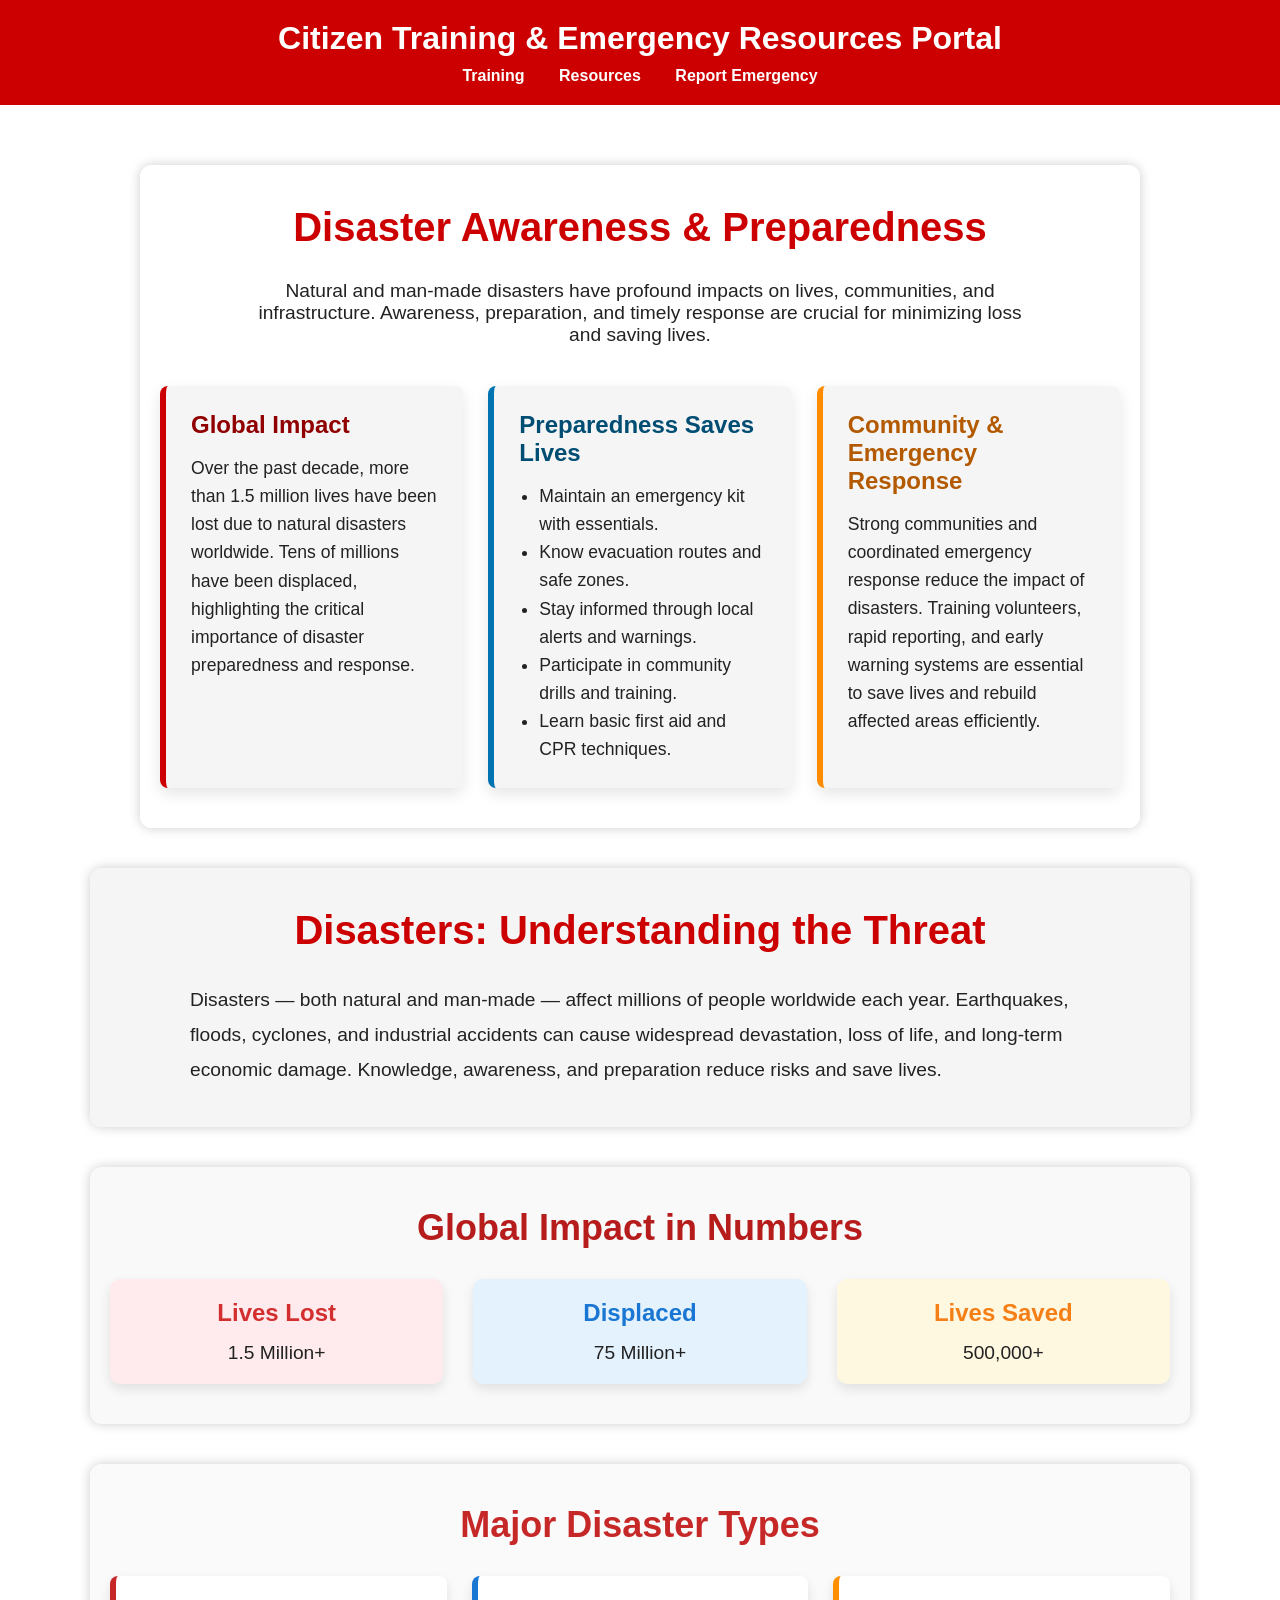
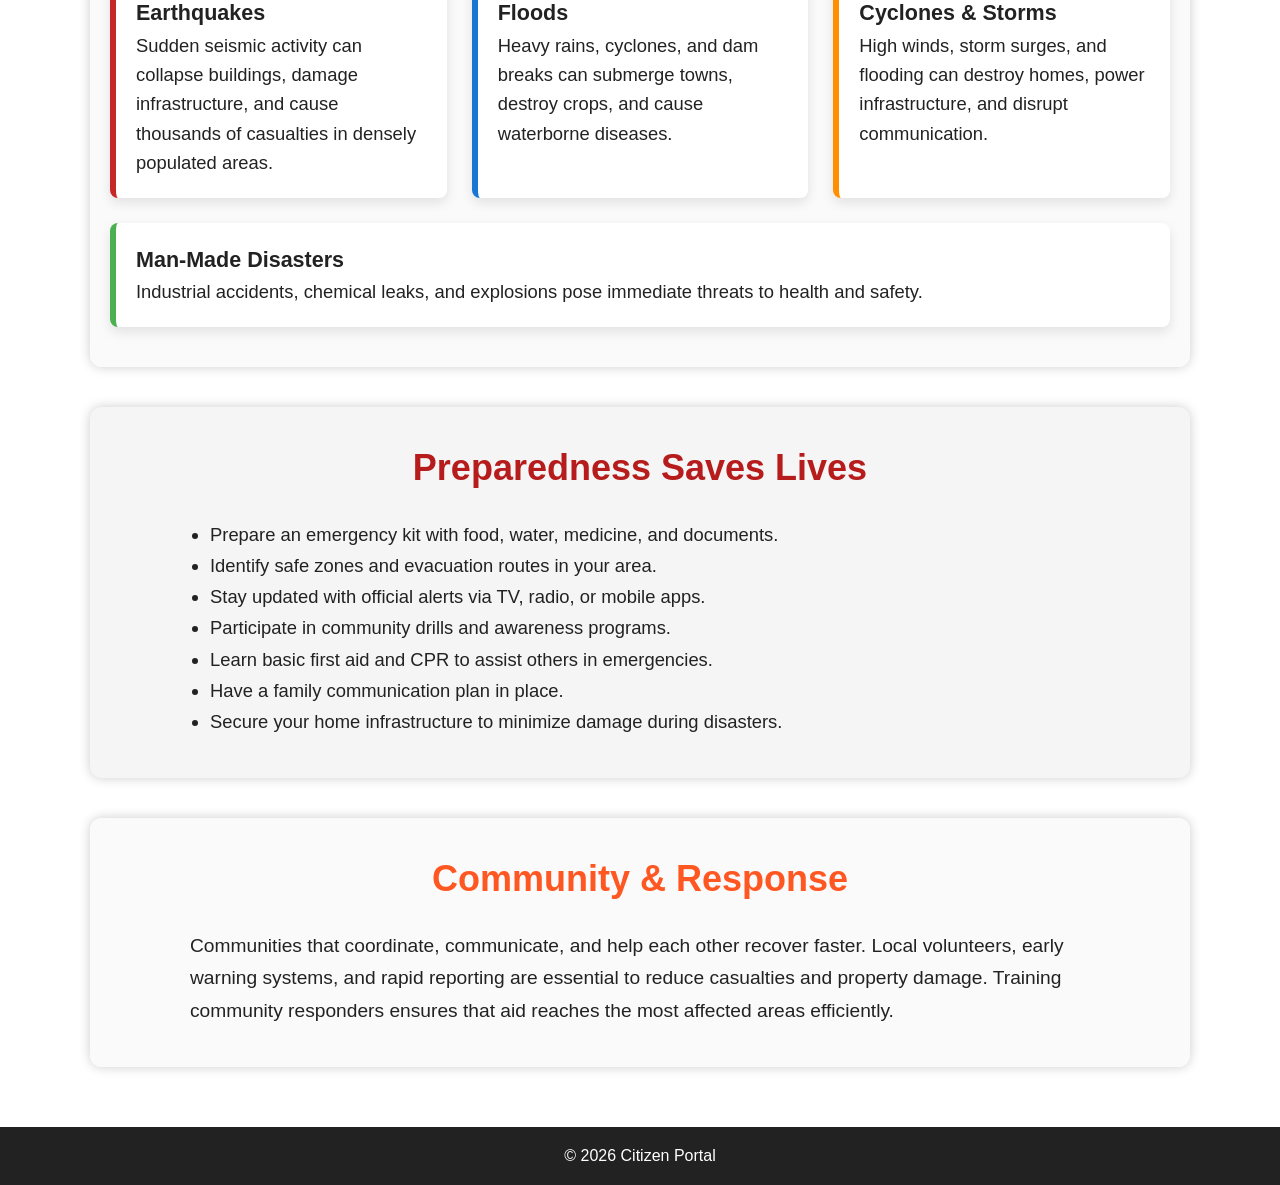
<file: index.html>
<!DOCTYPE html>
<html lang="en">
<head>
<meta charset="UTF-8">
<meta name="viewport" content="width=device-width, initial-scale=1.0">
<title>Citizen Training & Emergency Portal</title>
<link rel="stylesheet" href="style.css">
<style>
/* Hover effect for boxes */
section div:hover {
    transform: translateY(-5px) scale(1.02);
}

/* Fade-up animation */
@keyframes seriousFadeUp {
    0% { opacity: 0; transform: translateY(20px); }
    100% { opacity: 1; transform: translateY(0); }
}

section {
    animation: seriousFadeUp 1s ease forwards;
}
</style>
</head>
<body>

<header style="background:#cc0000; color:#fff; padding:20px 0; text-align:center;">    <h1>Citizen Training & Emergency Resources Portal</h1>
    <nav style="margin-top:10px;">
        <a href="training.html" style="color:#fff; margin:0 15px; text-decoration:none;">Training</a>
        <a href="resources.html" style="color:#fff; margin:0 15px; text-decoration:none;">Resources</a>
        <a href="reportemergency.html" style="color:#fff; margin:0 15px; text-decoration:none;">Report Emergency</a>
    </nav>
</header>

<main>

<!-- Disaster Awareness -->
<section style="background: rgba(255, 255, 255, 0.9); padding:40px 20px; margin:40px auto; max-width:1000px; border-radius:12px;">
<h2 style="text-align:center; color:#cc0000; font-size:2.5rem; margin-bottom:30px;">Disaster Awareness & Preparedness</h2>
<p style="text-align:center; font-size:1.2rem; max-width:800px; margin:0 auto 40px;">
Natural and man-made disasters have profound impacts on lives, communities, and infrastructure. Awareness, preparation, and timely response are crucial for minimizing loss and saving lives.
</p>

<div style="display:flex; flex-wrap:wrap; justify-content:center; gap:25px;">

<!-- Global Impact Box -->
<div style="flex:1 1 300px; min-width:280px; background:#f5f5f5; border-left:6px solid #cc0000; padding:25px; border-radius:8px; box-shadow:0 6px 15px rgba(0,0,0,0.1);">
<h3 style="font-size:1.5rem; color:#900000; margin-bottom:15px;">Global Impact</h3>
<p style="font-size:1.1rem; line-height:1.6;">
Over the past decade, more than 1.5 million lives have been lost due to natural disasters worldwide. Tens of millions have been displaced, highlighting the critical importance of disaster preparedness and response.
</p>
</div>

<!-- Preparedness Box -->
<div style="flex:1 1 300px; min-width:280px; background:#f5f5f5; border-left:6px solid #0073b1; padding:25px; border-radius:8px; box-shadow:0 6px 15px rgba(0,0,0,0.1);">
<h3 style="font-size:1.5rem; color:#004d73; margin-bottom:15px;">Preparedness Saves Lives</h3>
<ul style="font-size:1.1rem; line-height:1.6; padding-left:20px;">
<li>Maintain an emergency kit with essentials.</li>
<li>Know evacuation routes and safe zones.</li>
<li>Stay informed through local alerts and warnings.</li>
<li>Participate in community drills and training.</li>
<li>Learn basic first aid and CPR techniques.</li>
</ul>
</div>

<!-- Community & Response Box -->
<div style="flex:1 1 300px; min-width:280px; background:#f5f5f5; border-left:6px solid #ff8c00; padding:25px; border-radius:8px; box-shadow:0 6px 15px rgba(0,0,0,0.1);">
<h3 style="font-size:1.5rem; color:#b35900; margin-bottom:15px;">Community & Emergency Response</h3>
<p style="font-size:1.1rem; line-height:1.6;">
Strong communities and coordinated emergency response reduce the impact of disasters. Training volunteers, rapid reporting, and early warning systems are essential to save lives and rebuild affected areas efficiently.
</p>
</div>

</div>
</section>

<!-- Disasters Overview -->
<section style="background: rgba(245,245,245,0.95); padding:40px 20px; margin:40px auto; max-width:1100px; border-radius:12px;">
<h2 style="color:#cc0000; font-size:2.5rem; text-align:center; margin-bottom:30px;">Disasters: Understanding the Threat</h2>
<p style="font-size:1.2rem; line-height:1.8; max-width:900px; margin:0 auto;">
Disasters — both natural and man-made — affect millions of people worldwide each year. Earthquakes, floods, cyclones, and industrial accidents can cause widespread devastation, loss of life, and long-term economic damage. Knowledge, awareness, and preparation reduce risks and save lives.
</p>
</section>

<!-- Global Impact Numbers -->
<section style="background:#f9f9f9; padding:40px 20px; margin:40px auto; max-width:1100px; border-radius:12px;">
<h2 style="color:#b71c1c; text-align:center; font-size:2.25rem; margin-bottom:30px;">Global Impact in Numbers</h2>
<div style="display:flex; flex-wrap:wrap; justify-content:space-around; gap:30px; text-align:center;">

<div style="flex:1 1 250px; min-width:200px; padding:20px; border-radius:10px; background:#ffebee; box-shadow:0 5px 12px rgba(0,0,0,0.1);">
<h3 style="color:#d32f2f; font-size:1.5rem; margin-bottom:15px;">Lives Lost</h3>
<p style="font-size:1.2rem;">1.5 Million+</p>
</div>

<div style="flex:1 1 250px; min-width:200px; padding:20px; border-radius:10px; background:#e3f2fd; box-shadow:0 5px 12px rgba(0,0,0,0.1);">
<h3 style="color:#1976d2; font-size:1.5rem; margin-bottom:15px;">Displaced</h3>
<p style="font-size:1.2rem;">75 Million+</p>
</div>

<div style="flex:1 1 250px; min-width:200px; padding:20px; border-radius:10px; background:#fff8e1; box-shadow:0 5px 12px rgba(0,0,0,0.1);">
<h3 style="color:#f57f17; font-size:1.5rem; margin-bottom:15px;">Lives Saved</h3>
<p style="font-size:1.2rem;">500,000+</p>
</div>

</div>
</section>

<!-- Major Disaster Types -->
<section style="background: rgba(250,250,250,0.95); padding:40px 20px; margin:40px auto; max-width:1100px; border-radius:12px;">
<h2 style="color:#c62828; text-align:center; font-size:2.25rem; margin-bottom:30px;">Major Disaster Types</h2>
<div style="display:flex; flex-wrap:wrap; gap:25px; justify-content:center; font-size:1.15rem; line-height:1.6;">

<div style="flex:1 1 280px; min-width:250px; padding:20px; border-left:6px solid #c62828; background:#fff; border-radius:8px; box-shadow:0 5px 12px rgba(0,0,0,0.1);">
<h3>Earthquakes</h3>
<p>Sudden seismic activity can collapse buildings, damage infrastructure, and cause thousands of casualties in densely populated areas.</p>
</div>

<div style="flex:1 1 280px; min-width:250px; padding:20px; border-left:6px solid #1976d2; background:#fff; border-radius:8px; box-shadow:0 5px 12px rgba(0,0,0,0.1);">
<h3>Floods</h3>
<p>Heavy rains, cyclones, and dam breaks can submerge towns, destroy crops, and cause waterborne diseases.</p>
</div>

<div style="flex:1 1 280px; min-width:250px; padding:20px; border-left:6px solid #ff8f00; background:#fff; border-radius:8px; box-shadow:0 5px 12px rgba(0,0,0,0.1);">
<h3>Cyclones & Storms</h3>
<p>High winds, storm surges, and flooding can destroy homes, power infrastructure, and disrupt communication.</p>
</div>

<div style="flex:1 1 280px; min-width:250px; padding:20px; border-left:6px solid #4caf50; background:#fff; border-radius:8px; box-shadow:0 5px 12px rgba(0,0,0,0.1);">
<h3>Man-Made Disasters</h3>
<p>Industrial accidents, chemical leaks, and explosions pose immediate threats to health and safety.</p>
</div>

</div>
</section>

<!-- Preparedness Tips -->
<section style="background:#f5f5f5; padding:40px 20px; margin:40px auto; max-width:1100px; border-radius:12px;">
<h2 style="color:#b71c1c; text-align:center; font-size:2.25rem; margin-bottom:30px;">Preparedness Saves Lives</h2>
<ul style="max-width:900px; margin:0 auto; font-size:1.15rem; line-height:1.7; padding-left:20px;">
<li>Prepare an emergency kit with food, water, medicine, and documents.</li>
<li>Identify safe zones and evacuation routes in your area.</li>
<li>Stay updated with official alerts via TV, radio, or mobile apps.</li>
<li>Participate in community drills and awareness programs.</li>
<li>Learn basic first aid and CPR to assist others in emergencies.</li>
<li>Have a family communication plan in place.</li>
<li>Secure your home infrastructure to minimize damage during disasters.</li>
</ul>
</section>

<!-- Community & Response -->
<section style="background: rgba(250,250,250,0.95); padding:40px 20px; margin:40px auto; max-width:1100px; border-radius:12px;">
<h2 style="color:#ff5722; text-align:center; font-size:2.25rem; margin-bottom:30px;">Community & Response</h2>
<p style="font-size:1.2rem; line-height:1.7; max-width:900px; margin:0 auto;">
Communities that coordinate, communicate, and help each other recover faster. Local volunteers, early warning systems, and rapid reporting are essential to reduce casualties and property damage. Training community responders ensures that aid reaches the most affected areas efficiently.
</p>
</section>

</main>

<footer style="background:#222; color:#fff; text-align:center; padding:20px;">
<p>&copy; 2026 Citizen Portal</p>
</footer>

<script src="script.js"></script>
</body>
</html>
</file>
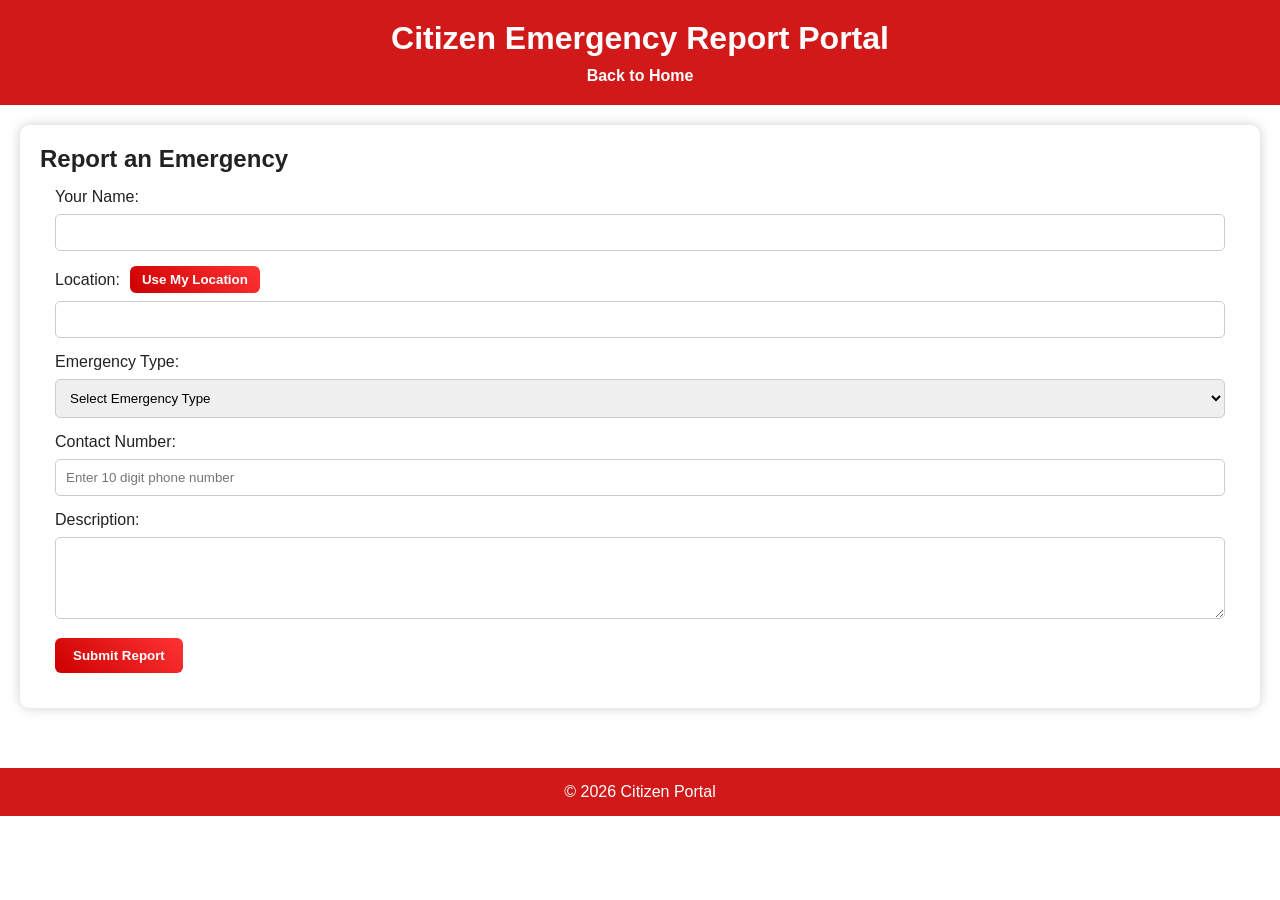
<file: reportemergency.html>
<!DOCTYPE html>
<html lang="en">
<head>
    <meta charset="UTF-8">
    <meta name="viewport" content="width=device-width, initial-scale=1.0">
    <title>Report Emergency</title>
    <link rel="stylesheet" href="style.css">
    <script src="script.js" defer></script>
</head>
<body>
    <header>
        <h1>Citizen Emergency Report Portal</h1>
        <nav>
            <a href="index.html">Back to Home</a>
        </nav>
    </header>

    <main>
        <section id="reportSection">
            <h2>Report an Emergency</h2>
            <form id="reportForm">
                <label for="name">Your Name:</label>
                <input type="text" id="name" required>

               <label for="location" style="display:flex; align-items:center; gap:10px;">
  Location:
  <button type="button" onclick="getLocation()" style="padding:6px 12px; cursor:pointer;">
    Use My Location
  </button>
</label>

<input type="text" id="location" required style="margin-bottom:15px;">

                <label for="emergencyType">Emergency Type:</label>
               <select id="emergencyType" required>
    <option value="">Select Emergency Type</option>

    <optgroup label="Natural Disasters">
        <option value="Flood">Flood</option>
        <option value="Earthquake">Earthquake</option>
        <option value="Cyclone">Cyclone / Storm</option>
        <option value="Landslide">Landslide</option>
        <option value="Tsunami">Tsunami</option>
        <option value="Drought">Drought</option>
        <option value="Forest Fire">Forest Fire</option>
    </optgroup>

    <optgroup label="Medical Emergencies">
        <option value="Medical Emergency">Medical Emergency</option>
        <option value="Heart Attack">Heart Attack</option>
        <option value="Serious Injury">Serious Injury</option>
        <option value="Poisoning">Poisoning</option>
    </optgroup>

    <optgroup label="Fire & Hazard">
        <option value="Fire">Fire</option>
        <option value="Gas Leak">Gas Leak</option>
        <option value="Explosion">Explosion</option>
    </optgroup>

    <optgroup label="Accidents">
        <option value="Road Accident">Road Accident</option>
        <option value="Train Accident">Train Accident</option>
        <option value="Aircraft Accident">Aircraft Accident</option>
    </optgroup>

    <optgroup label="Infrastructure Issues">
        <option value="Building Collapse">Building Collapse</option>
        <option value="Bridge Collapse">Bridge Collapse</option>
        <option value="Power Failure">Power Failure</option>
        <option value="Water Supply Issue">Water Supply Issue</option>
    </optgroup>

    <optgroup label="Public Safety">
        <option value="Animal Attack">Animal Attack</option>
        <option value="Missing Person">Missing Person</option>
        <option value="Crime / Theft">Crime / Theft</option>
    </optgroup>

    <option value="Other">Other</option>
</select>

                <label for="contact">Contact Number:</label>
                <input type="tel" id="contact" required placeholder="Enter 10 digit phone number" pattern="[0-9]{10}" maxlength="10">

                <label for="description">Description:</label>
                <textarea id="description" rows="4" required></textarea>

                <button type="submit">Submit Report</button>
            </form>
            <div id="reportMessage"></div>
        </section>
    </main>

    <footer>
        <p>&copy; 2026 Citizen Portal</p>
    </footer>
    <!-- Success Popup -->
<div id="customPopup" style="display:none; position: fixed; top:0; left:0; width:100vw; height:100vh; background: rgba(0,0,0,0.4); 
justify-content:center; align-items:center; z-index:9999;">

  <div style="background:white; padding:20px; border-radius:8px; max-width:300px; text-align:center; box-shadow:0 0 10px #000;">
    
    <p style="font-size:16px; margin-bottom:20px;">
      ✅ Your report has been submitted successfully!
    </p>

    <button onclick="closePopup()" 
    style="padding:8px 15px; background:#0066cc; color:#fff; border:none; border-radius:4px; cursor:pointer;">
      OK
    </button>

  </div>

</div>
</body>
</html>
</file>
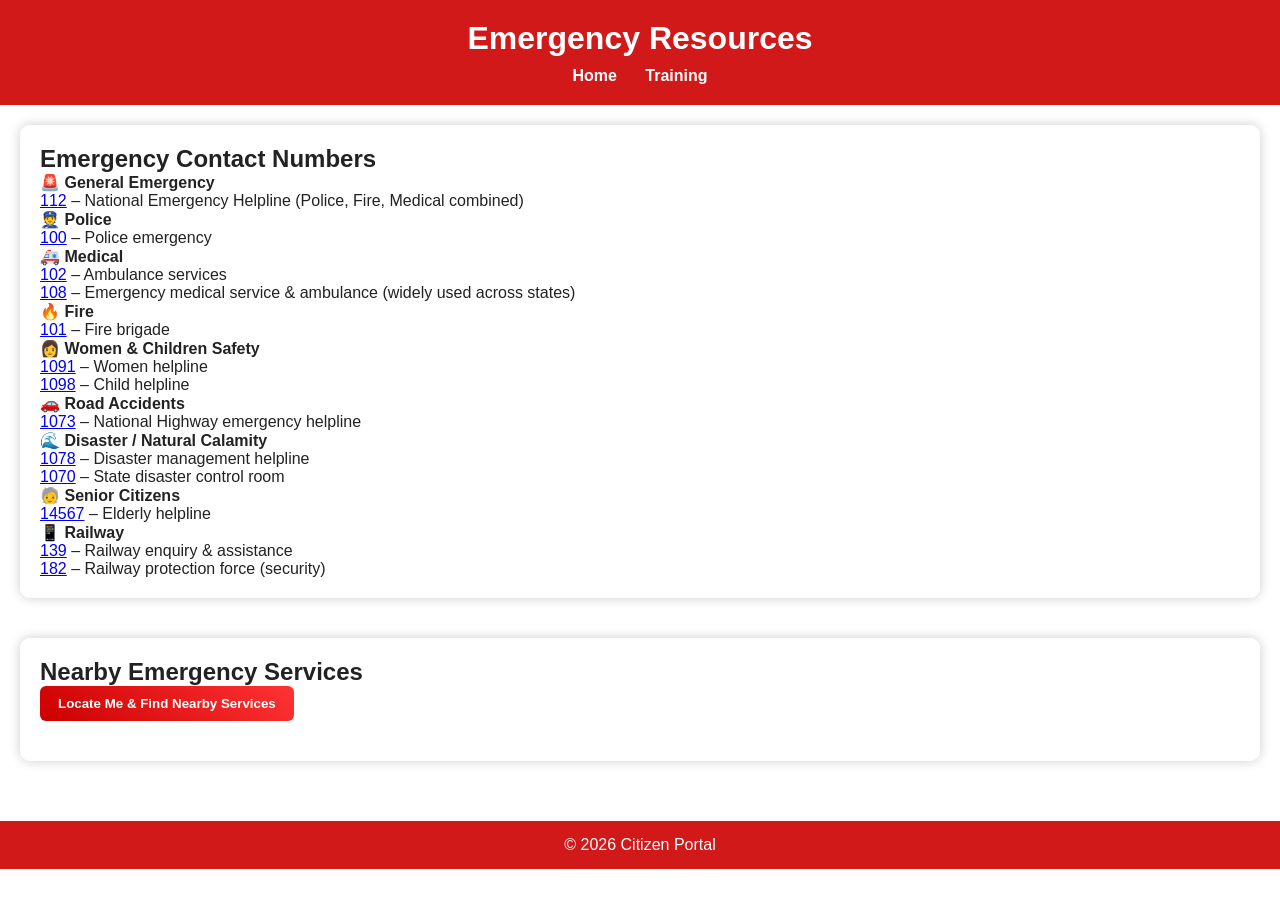
<file: resources.html>
<!DOCTYPE html>
<html lang="en">
<head>
<meta charset="UTF-8">
<meta name="viewport" content="width=device-width, initial-scale=1.0">
<title>Emergency Resources</title>
<link rel="stylesheet" href="style.css">
</head>

<body>

<header>
<h1>Emergency Resources</h1>
<nav>
<a href="index.html">Home</a>
<a href="training.html">Training</a>
</nav>
</header>

<main>

<section>
<h2>Emergency Contact Numbers</h2>
<p>🚨 <strong>General Emergency</strong></p>
<p><a href="tel:112" title="Click to call 112">112</a> – National Emergency Helpline (Police, Fire, Medical combined)</p>

<p>👮 <strong>Police</strong></p>
<p><a href="tel:100" title="Click to call 100">100</a> – Police emergency</p>

<p>🚑 <strong>Medical</strong></p>
<p><a href="tel:102" title="Click to call 102">102</a> – Ambulance services</p>
<p><a href="tel:108" title="Click to call 108">108</a> – Emergency medical service & ambulance (widely used across states)</p>

<p>🔥 <strong>Fire</strong></p>
<p><a href="tel:101" title="Click to call 101">101</a> – Fire brigade</p>

<p>👩 <strong>Women & Children Safety</strong></p>
<p><a href="tel:1091" title="Click to call 1091">1091</a> – Women helpline</p>
<p><a href="tel:1098" title="Click to call 1098">1098</a> – Child helpline</p>


<p>🚗 <strong>Road Accidents</strong></p>
<p><a href="tel:1073" title="Click to call 1073">1073</a> – National Highway emergency helpline</p>

<p>🌊 <strong>Disaster / Natural Calamity</strong></p>
<p><a href="tel:1078" title="Click to call 1078">1078</a> – Disaster management helpline</p>
<p><a href="tel:1070" title="Click to call 1070">1070</a> – State disaster control room</p>

<p>🧓 <strong>Senior Citizens</strong></p>
<p><a href="tel:14567" title="Click to call 14567">14567</a> – Elderly helpline</p>

<p>📱 <strong>Railway</strong></p>
<p><a href="tel:139" title="Click to call 139">139</a> – Railway enquiry & assistance</p>
<p><a href="tel:182" title="Click to call 182">182</a> – Railway protection force (security)</p>
</section>


<section>
<h2>Nearby Emergency Services</h2>

<button onclick="findNearby()">Locate Me & Find Nearby Services</button>

<div id="mapContainer" style="margin-top:20px;"></div>

</section>


</main>

<footer>
<p>&copy; 2026 Citizen Portal</p>
</footer>
<script src="script.js"></script>

</body>
</html>
</file>
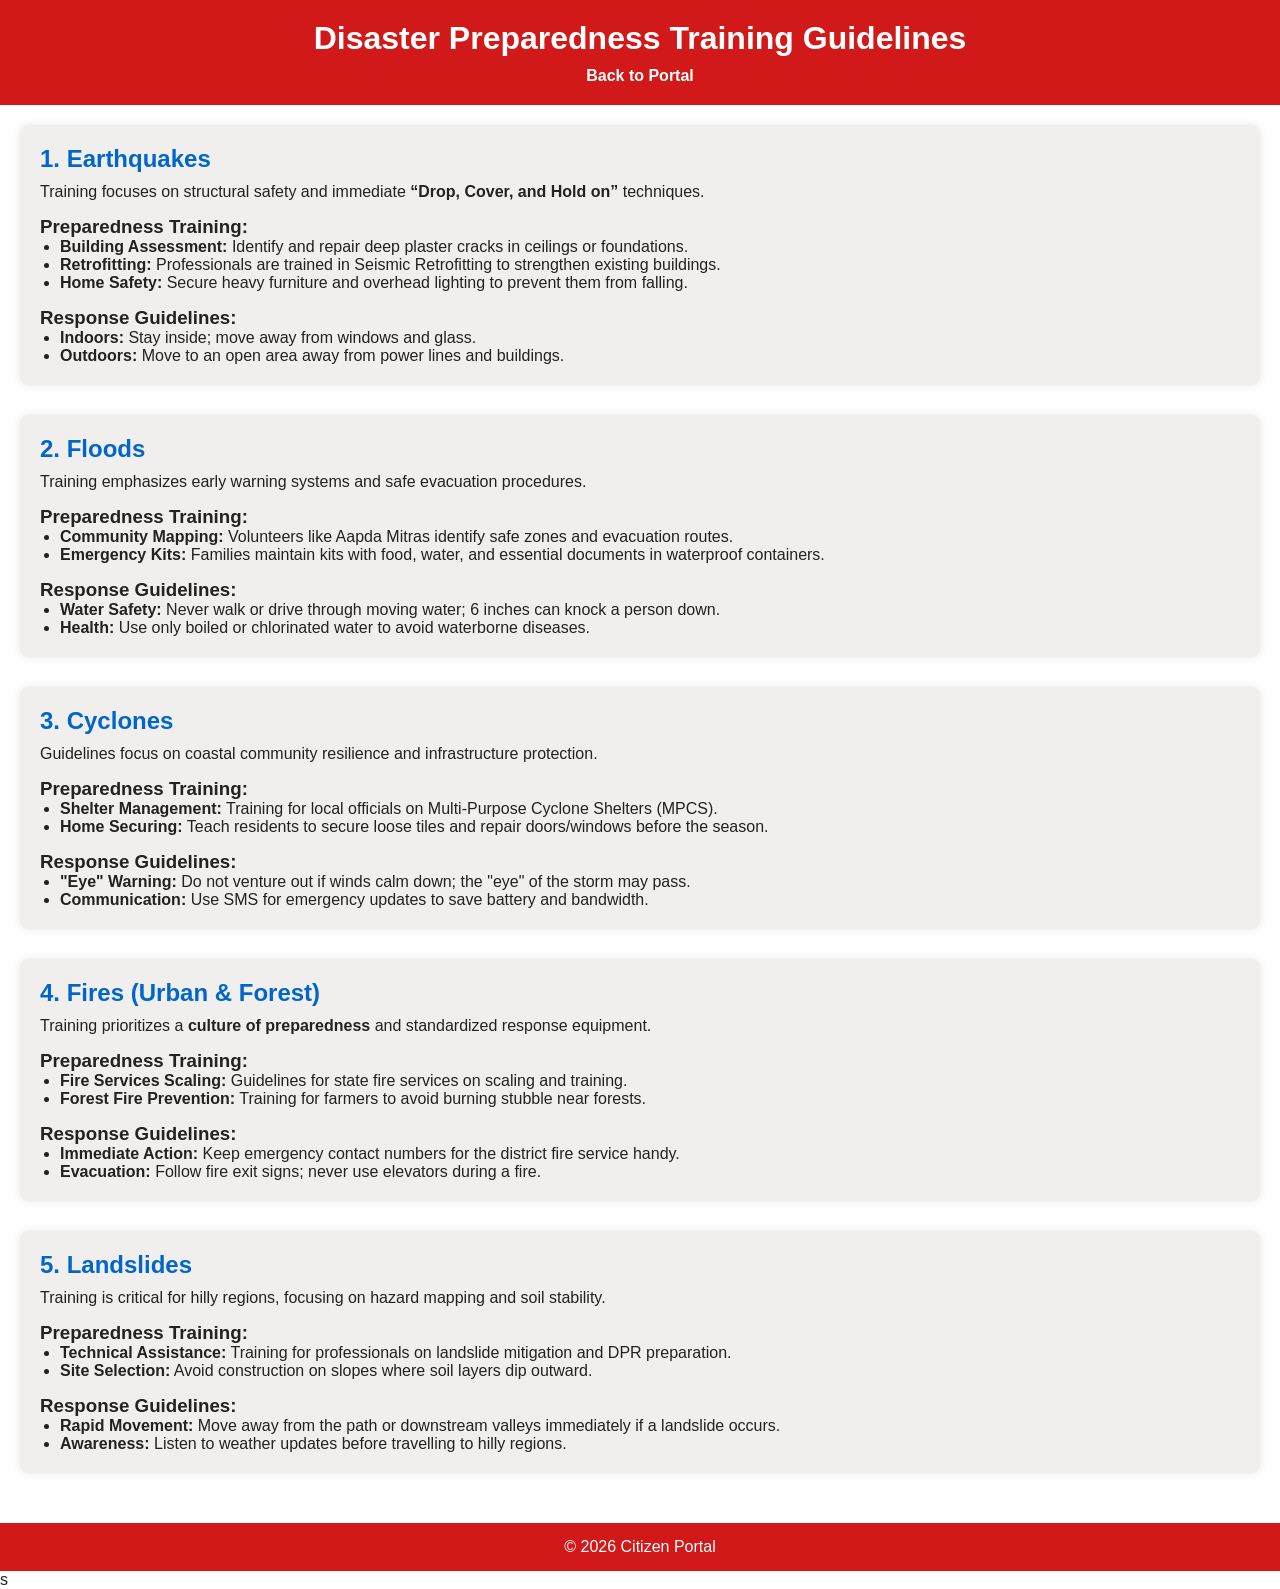
<file: training.html>
<!DOCTYPE html>
<html lang="en">
<head>
    <meta charset="UTF-8">
    <meta name="viewport" content="width=device-width, initial-scale=1.0">
    <title>Disaster Training Guidelines</title>
    <link rel="stylesheet" href="style.css">
    <style>
        main { padding: 20px; }
        section { margin-bottom: 30px; background-color: #ebe7e7b4; padding: 20px; border-radius: 8px; box-shadow: 0 0 10px rgba(0,0,0,0.1); }
        h2 { color: #0066cc; margin-bottom: 10px; }
        h3 { margin-top: 15px; }
        ul { margin-left: 20px; }
    </style>
</head>
<body>
    <header>
        <h1>Disaster Preparedness Training Guidelines</h1>
        <nav>
            <a href="index.html">Back to Portal</a>
        </nav>
    </header>
 
    <main>
        <!-- Earthquakes -->
        <section>
            <h2>1. Earthquakes</h2>
            <p>Training focuses on structural safety and immediate <strong>“Drop, Cover, and Hold on”</strong> techniques.</p>
            <h3>Preparedness Training:</h3>
            <ul>
                <li><strong>Building Assessment:</strong> Identify and repair deep plaster cracks in ceilings or foundations.</li>
                <li><strong>Retrofitting:</strong> Professionals are trained in Seismic Retrofitting to strengthen existing buildings.</li>
                <li><strong>Home Safety:</strong> Secure heavy furniture and overhead lighting to prevent them from falling.</li>
            </ul>
            <h3>Response Guidelines:</h3>
            <ul>
                <li><strong>Indoors:</strong> Stay inside; move away from windows and glass.</li>
                <li><strong>Outdoors:</strong> Move to an open area away from power lines and buildings.</li>
            </ul>
        </section>
 
        <!-- Floods -->
        <section>
            <h2>2. Floods</h2>
            <p>Training emphasizes early warning systems and safe evacuation procedures.</p>
            <h3>Preparedness Training:</h3>
            <ul>
                <li><strong>Community Mapping:</strong> Volunteers like Aapda Mitras identify safe zones and evacuation routes.</li>
                <li><strong>Emergency Kits:</strong> Families maintain kits with food, water, and essential documents in waterproof containers.</li>
            </ul>
            <h3>Response Guidelines:</h3>
            <ul>
                <li><strong>Water Safety:</strong> Never walk or drive through moving water; 6 inches can knock a person down.</li>
                <li><strong>Health:</strong> Use only boiled or chlorinated water to avoid waterborne diseases.</li>
            </ul>
        </section>
 
        <!-- Cyclones -->
        <section>
            <h2>3. Cyclones</h2>
            <p>Guidelines focus on coastal community resilience and infrastructure protection.</p>
            <h3>Preparedness Training:</h3>
            <ul>
                <li><strong>Shelter Management:</strong> Training for local officials on Multi-Purpose Cyclone Shelters (MPCS).</li>
                <li><strong>Home Securing:</strong> Teach residents to secure loose tiles and repair doors/windows before the season.</li>
            </ul>
            <h3>Response Guidelines:</h3>
            <ul>
                <li><strong>"Eye" Warning:</strong> Do not venture out if winds calm down; the "eye" of the storm may pass.</li>
                <li><strong>Communication:</strong> Use SMS for emergency updates to save battery and bandwidth.</li>
            </ul>
        </section>
 
        <!-- Fires -->
        <section>
            <h2>4. Fires (Urban & Forest)</h2>
            <p>Training prioritizes a <strong>culture of preparedness</strong> and standardized response equipment.</p>
            <h3>Preparedness Training:</h3>
            <ul>
                <li><strong>Fire Services Scaling:</strong> Guidelines for state fire services on scaling and training.</li>
                <li><strong>Forest Fire Prevention:</strong> Training for farmers to avoid burning stubble near forests.</li>
            </ul>
            <h3>Response Guidelines:</h3>
            <ul>
                <li><strong>Immediate Action:</strong> Keep emergency contact numbers for the district fire service handy.</li>
                <li><strong>Evacuation:</strong> Follow fire exit signs; never use elevators during a fire.</li>
            </ul>
        </section>
 
        <!-- Landslides -->
        <section>
            <h2>5. Landslides</h2>
            <p>Training is critical for hilly regions, focusing on hazard mapping and soil stability.</p>
            <h3>Preparedness Training:</h3>
            <ul>
                <li><strong>Technical Assistance:</strong> Training for professionals on landslide mitigation and DPR preparation.</li>
                <li><strong>Site Selection:</strong> Avoid construction on slopes where soil layers dip outward.</li>
            </ul>
            <h3>Response Guidelines:</h3>
            <ul>
                <li><strong>Rapid Movement:</strong> Move away from the path or downstream valleys immediately if a landslide occurs.</li>
                <li><strong>Awareness:</strong> Listen to weather updates before travelling to hilly regions.</li>
            </ul>
        </section>
    </main>
 
    <footer>
        <p>&copy; 2026 Citizen Portal</p>
    </footer>
</body>
</html>s
</file>
<file: style.css>
/* Reset default styles */
* {
    margin: 0;
    padding: 0;
    box-sizing: border-box;
}

/* Body Background Image */
body {
    font-family: Arial, sans-serif;
    color: #222;
    background: url('https://i.natgeofe.com/n/79dd0b3b-0038-4d3c-a947-a8e3a0ecb9d5/52801.jpg') no-repeat center center/cover;
    min-height: 100vh;
}

/* Header */
header {
    background: rgba(204,0,0,0.9);
    color:  white;
    padding: 20px;
    text-align: center;
}

header h1 {
    margin-bottom: 10px;
}

/* Navigation */
header nav a {
    color: white;
    margin: 0 12px;
    text-decoration: none;
    font-weight: bold;
}

header nav a:hover {
    text-decoration: underline;
}

/* Main layout */
main {
    padding: 20px;
}

/* Transparent sections */
section {
    margin-bottom: 40px;
    padding: 20px;
    background: rgba(255, 255, 255, 0.782); /* very transparent */
    backdrop-filter: blur(1px);
    border-radius: 10px;
    box-shadow: 0 0 12px rgba(0,0,0,0.2);
}

/* Training modules */
.module {
    margin-bottom: 20px;
    padding: 15px;
    border-radius: 8px;
    border: 1px solid rgba(255,255,255,0.5);
    background: rgba(255,255,255,0.2); /* transparent */
}

/* Buttons */
button {
    background: linear-gradient(45deg,#cc0000,#ff3333);
    color: white;
    border: none;
    padding: 10px 18px;
    cursor: pointer;
    border-radius: 6px;
    font-weight: bold;
    transition: 0.3s;
}

button:hover {
    transform: scale(1.05);
    background: linear-gradient(45deg,#990000,#cc0000);
}

/* Form styling */
form {
    background: rgba(255,255,255,0.2);
    padding: 15px;
    border-radius: 8px;
}

form input,
form select,
form textarea {
    width: 100%;
    padding: 10px;
    margin: 8px 0 15px 0;
    border-radius: 5px;
    border: 1px solid #ccc;
}

/* Footer */
footer {
    text-align: center;
    padding: 15px;
    background: rgba(204,0,0,0.9);
    color: white;
}

/* Popup Modal */
.popup-modal {
    display: none;
    position: fixed;
    z-index: 1000;
    left: 0;
    top: 0;
    width: 100%;
    height: 100%;
}

/* Popup content */
.popup-content {
    background-color: white;
    margin: 15% auto;
    padding: 20px;
    border: 2px solid #cc0000;
    border-radius: 10px;
    width: 90%;
    max-width: 400px;
    text-align: center;
}

/* Popup close button */
.popup-close {
    color: #cc0000;
    float: right;
    font-size: 24px;
    font-weight: bold;
    cursor: pointer;
}

.popup-close:hover {
    color: #004999;
}

/* Custom popup */
#customPopup {
    display: none;
    position: fixed;
    top: 0;
    left: 0;
    width:100vw;
    height:100vh;
    background: rgba(0,0,0,0.5);
    justify-content: center;
    align-items: center;
    z-index: 9999;
}

#customPopup div {
    background: #a6f3f5;
    padding: 20px;
    border-radius: 10px;
    max-width: 320px;
    text-align: center;
    box-shadow: 0 0 15px black;
}

/* Responsive design */
@media (max-width: 768px) {

    header h1 {
        font-size: 1.5rem;
    }

    header nav a {
        display: block;
        margin: 6px 0;
    }

    section {
        padding: 15px;
    }

    button {
        width: 100%;
    }
}
</file>
